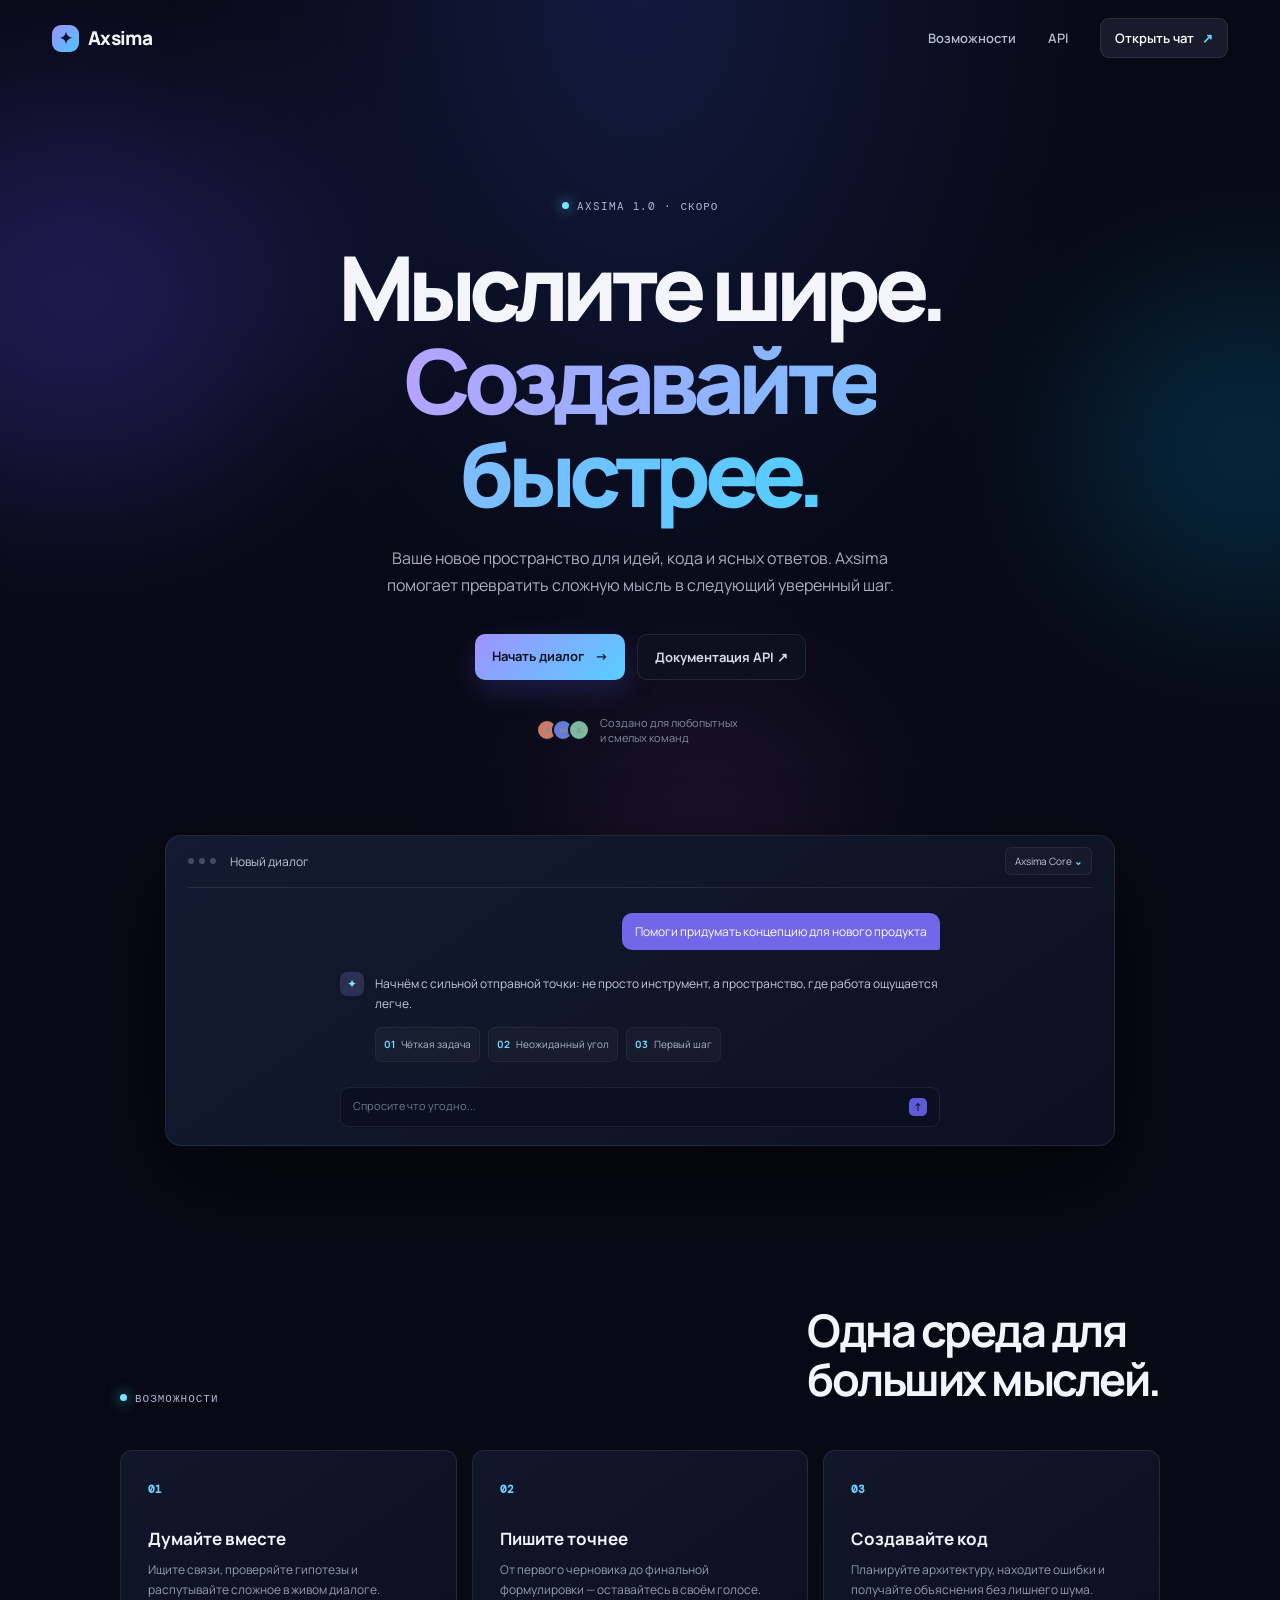
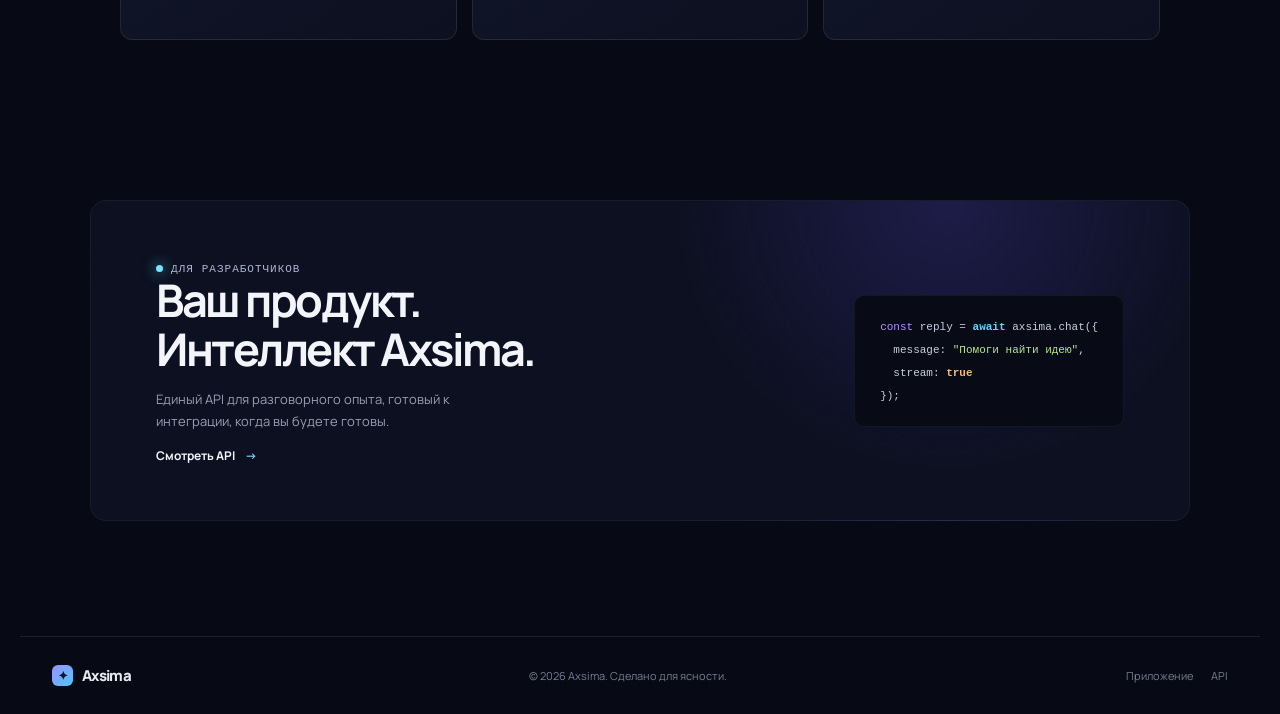
<file: index.html>
<!doctype html>
<html lang="ru">
<head>
  <meta charset="utf-8"><meta name="viewport" content="width=device-width,initial-scale=1">
  <title>Axsima — интеллект в диалоге</title>
  <link rel="preconnect" href="https://fonts.googleapis.com"><link rel="preconnect" href="https://fonts.gstatic.com" crossorigin>
  <link href="https://fonts.googleapis.com/css2?family=DM+Mono:wght@400;500&family=Manrope:wght@400;500;600;700;800&display=swap" rel="stylesheet">
  <link rel="stylesheet" href="css/style.css"><link rel="stylesheet" href="css/animations.css"><link rel="stylesheet" href="css/responsive.css">
</head>
<body class="landing">
  <div class="aurora"><i></i><i></i><i></i></div>
  <header class="site-header"><a class="brand" href="index.html"><b>✦</b>Axsima</a><nav><a href="#capabilities">Возможности</a><a href="#api">API</a><a href="chat.html" class="header-cta">Открыть чат <span>↗</span></a></nav></header>
  <main>
    <section class="hero-section">
      <div class="eyebrow"><span></span> Axsima 1.0 · скоро</div>
      <h1>Мыслите шире.<br><em>Создавайте быстрее.</em></h1>
      <p>Ваше новое пространство для идей, кода и ясных ответов. Axsima помогает превратить сложную мысль в следующий уверенный шаг.</p>
      <div class="hero-actions"><a class="button primary" href="chat.html">Начать диалог <span>→</span></a><a class="button quiet" href="#api">Документация API <span>↗</span></a></div>
      <div class="hero-proof"><div class="avatars"><b>А</b><b>М</b><b>К</b></div><span>Создано для любопытных<br>и смелых команд</span></div>
    </section>
    <section class="demo-shell" aria-label="Демонстрация чата">
      <div class="demo-top"><div class="window-dots"><i></i><i></i><i></i></div><span>Новый диалог</span><span class="demo-model">Axsima Core <b>⌄</b></span></div>
      <div class="demo-messages"><div class="demo-user">Помоги придумать концепцию для нового продукта</div><div class="demo-ai"><div class="demo-symbol">✦</div><div><p>Начнём с сильной отправной точки: не просто инструмент, а пространство, где работа ощущается легче.</p><div class="demo-ideas"><span><b>01</b> Чёткая задача</span><span><b>02</b> Неожиданный угол</span><span><b>03</b> Первый шаг</span></div></div></div></div>
      <div class="demo-input"><span>Спросите что угодно...</span><b>↑</b></div>
    </section>
    <section id="capabilities" class="features"><div class="section-intro"><span class="eyebrow"><span></span> Возможности</span><h2>Одна среда для<br>больших мыслей.</h2></div><div class="feature-grid"><article><b>01</b><h3>Думайте вместе</h3><p>Ищите связи, проверяйте гипотезы и распутывайте сложное в живом диалоге.</p></article><article><b>02</b><h3>Пишите точнее</h3><p>От первого черновика до финальной формулировки — оставайтесь в своём голосе.</p></article><article><b>03</b><h3>Создавайте код</h3><p>Планируйте архитектуру, находите ошибки и получайте объяснения без лишнего шума.</p></article></div></section>
    <section id="api" class="api-banner"><div><span class="eyebrow"><span></span> Для разработчиков</span><h2>Ваш продукт.<br>Интеллект Axsima.</h2><p>Единый API для разговорного опыта, готовый к интеграции, когда вы будете готовы.</p><a class="text-link" href="chat.html">Смотреть API <span>→</span></a></div><pre><code><i>const</i> reply = <b>await</b> axsima.chat({<br>  message: <em>"Помоги найти идею"</em>,<br>  stream: <strong>true</strong><br>});</code></pre></section>
  </main>
  <footer><a class="brand" href="index.html"><b>✦</b>Axsima</a><span>© 2026 Axsima. Сделано для ясности.</span><div><a href="chat.html">Приложение</a><a href="#api">API</a></div></footer>
  <script src="js/navbar.js"></script><script src="js/typing.js"></script>
</body></html>
</file>
<file: css/style.css>
:root{--bg:#070914;--panel:#111629;--line:#ffffff17;--muted:#9299ad;--text:#f4f5fb;--font:'Manrope',Arial,sans-serif;--mono:'DM Mono',monospace}*{box-sizing:border-box}html{scroll-behavior:smooth}body{margin:0;background:var(--bg);color:var(--text);font-family:var(--font);font-size:14px}a{color:inherit;text-decoration:none}button,input,textarea{font:inherit}.brand{display:inline-flex;align-items:center;gap:9px;font-size:19px;font-weight:800;letter-spacing:-.7px}.brand b,.assistant-avatar{display:grid;place-items:center;width:27px;height:27px;border-radius:9px;background:linear-gradient(135deg,#9d8fff,#4ac9ff);color:#11152a;font-size:16px}.aurora{position:absolute;inset:0;overflow:hidden;pointer-events:none;z-index:-1;background:radial-gradient(ellipse at 50% 0%,#12193e 0%,transparent 52%)}.aurora i{position:absolute;border-radius:50%;filter:blur(100px);opacity:.3}.aurora i:nth-child(1){width:36vw;height:30vw;background:#5146db;left:-12vw;top:8vw}.aurora i:nth-child(2){width:25vw;height:22vw;background:#008bc2;right:-10vw;top:24vw}.aurora i:nth-child(3){width:22vw;height:20vw;background:#ad52d6;left:44%;top:54vw;opacity:.16}.site-header{height:76px;max-width:1240px;padding:0 32px;margin:auto;display:flex;align-items:center;justify-content:space-between}.site-header nav{display:flex;align-items:center;gap:32px;color:#b7bdd0;font-size:13px;font-weight:600}.site-header nav a:not(.header-cta):hover{color:#fff}.header-cta{border:1px solid var(--line);background:#171b2b;color:#fff;padding:10px 14px;border-radius:9px}.header-cta span{color:#6ed5ff;margin-left:5px}.hero-section{padding:118px 30px 90px;text-align:center;max-width:900px;margin:auto}.eyebrow{font-family:var(--mono);font-size:11px;letter-spacing:.09em;text-transform:uppercase;color:#adb6d7;display:inline-flex;gap:8px;align-items:center}.eyebrow>span{width:7px;height:7px;border-radius:50%;background:#76e4ff;box-shadow:0 0 14px #61d5ff}.hero-section h1{font-size:clamp(48px,7vw,90px);line-height:1.04;letter-spacing:-.075em;margin:27px 0 25px;font-weight:800}.hero-section h1 em{font-style:normal;background:linear-gradient(90deg,#b3a4ff,#54ceff);background-clip:text;-webkit-background-clip:text;color:transparent}.hero-section>p{max-width:555px;margin:auto;color:#a7aec1;line-height:1.7;font-size:16px}.hero-actions{display:flex;justify-content:center;gap:12px;margin:35px 0}.button{border-radius:10px;padding:13px 17px;font-weight:700;font-size:13px}.button.primary{color:#101526;background:linear-gradient(135deg,#a092ff,#56ceff);box-shadow:0 10px 30px #5c52dd44}.button.primary span,.text-link span{padding-left:8px}.button.quiet{border:1px solid var(--line);color:#d7daea;background:#10142499}.hero-proof{display:flex;justify-content:center;align-items:center;gap:10px;color:#858ca2;font-size:11px;text-align:left}.avatars{display:flex}.avatars b{display:grid;place-items:center;width:22px;height:22px;border:2px solid #0c1020;border-radius:50%;margin-left:-6px;font-size:8px;background:#cc7b65}.avatars b:nth-child(2){background:#657bd7}.avatars b:nth-child(3){background:#7cb99d}.demo-shell{max-width:950px;margin:0 auto 160px;border:1px solid #ffffff14;border-radius:16px;background:linear-gradient(145deg,#141a31,#0c1020);box-shadow:0 35px 90px #0007;overflow:hidden;padding:0 22px 18px}.demo-top{height:52px;border-bottom:1px solid var(--line);display:flex;align-items:center;gap:14px;color:#c0c5d6;font-size:12px}.window-dots{display:flex;gap:5px}.window-dots i{width:6px;height:6px;border-radius:50%;background:#444c65}.demo-model{margin-left:auto;border:1px solid #ffffff12;background:#ffffff08;border-radius:6px;padding:6px 9px;font-size:10px}.demo-model b{color:#7cd7ff}.demo-messages{max-width:600px;margin:25px auto}.demo-user{margin:0 0 22px auto;background:#7266e9;color:#fff;width:max-content;padding:10px 13px;border-radius:10px 10px 2px 10px;font-size:12px}.demo-ai{display:flex;gap:11px;color:#c4cadb;font-size:12px;line-height:1.65}.demo-symbol{display:grid;place-items:center;flex:none;width:24px;height:24px;border-radius:7px;background:#2b3150;color:#8edcff}.demo-ai p{margin:2px 0 14px}.demo-ideas{display:flex;gap:8px}.demo-ideas span{background:#ffffff08;border:1px solid #ffffff0d;padding:8px;border-radius:7px;font-size:10px;color:#aeb6ce}.demo-ideas b{color:#70d9ff;margin-right:4px}.demo-input{max-width:600px;margin:auto;border:1px solid #ffffff13;background:#0b1021;border-radius:9px;padding:10px 12px;color:#6f7891;font-size:11px;display:flex;justify-content:space-between}.demo-input b{display:grid;place-items:center;width:18px;height:18px;border-radius:5px;background:#5f5ad7;color:#11142a}.features{max-width:1100px;padding:0 30px 160px;margin:auto}.section-intro{display:flex;align-items:end;justify-content:space-between;margin-bottom:45px}.section-intro h2,.api-banner h2{font-size:45px;line-height:1.1;letter-spacing:-.055em;margin:0}.feature-grid{display:grid;grid-template-columns:repeat(3,1fr);gap:15px}.feature-grid article{border:1px solid var(--line);border-radius:12px;padding:27px;background:linear-gradient(145deg,#11162a,#0c1020);min-height:190px;transition:.25s}.feature-grid article:hover{border-color:#8880ff77;transform:translateY(-4px)}.feature-grid article>b{font-family:var(--mono);color:#6bd6ff;font-size:11px}.feature-grid h3{font-size:17px;margin:30px 0 10px}.feature-grid p{color:#959db1;font-size:12px;line-height:1.7;margin:0}.api-banner{max-width:1100px;margin:0 auto 115px;padding:56px 65px;display:flex;justify-content:space-between;gap:40px;border:1px solid #ffffff0d;border-radius:16px;background:radial-gradient(circle at 78% 0%,#40359a55,transparent 30%),#0c1020}.api-banner p{color:#999fb3;max-width:360px;line-height:1.7;font-size:13px}.text-link{font-size:12px;font-weight:700}.text-link span{color:#75d8ff}.api-banner pre{align-self:center;margin:0;padding:19px 25px;border:1px solid #ffffff0c;border-radius:10px;background:#080b16;color:#c8cee0;font:11px/2 var(--mono);white-space:pre-wrap}.api-banner pre i{color:#b395ff;font-style:normal}.api-banner pre b{color:#63d8ff}.api-banner pre em{color:#b9e58c;font-style:normal}.api-banner pre strong{color:#f2b87d}footer{max-width:1240px;border-top:1px solid var(--line);padding:28px 32px;margin:auto;color:#777f94;display:flex;justify-content:space-between;align-items:center;font-size:11px}footer .brand{color:#e8eaf2;font-size:15px}footer .brand b{width:21px;height:21px;font-size:12px;border-radius:6px}footer div{display:flex;gap:18px}
</file>
<file: css/animations.css>
@keyframes enter{from{opacity:0;transform:translateY(14px)}to{opacity:1;transform:none}}.hero-section,.demo-shell,.features,.api-banner{animation:enter .7s both}.demo-shell{animation-delay:.12s}.features{animation-delay:.18s}.api-banner{animation-delay:.24s}.button,.feature-grid article{transition:transform .2s,border-color .2s}.button:hover{transform:translateY(-2px)}
</file>
<file: css/responsive.css>
@media(max-width:700px){.site-header{padding:0 18px}.site-header nav>a:not(.header-cta){display:none}.hero-section{padding:85px 22px 65px}.demo-shell{margin:0 18px 90px}.demo-ideas{flex-wrap:wrap}.features{padding:0 22px 85px}.section-intro{display:block}.section-intro h2{font-size:34px;margin-top:18px}.feature-grid{grid-template-columns:1fr}.api-banner{margin:0 18px 70px;padding:30px;display:block}.api-banner h2{font-size:33px}.api-banner pre{margin-top:25px}.sidebar{position:fixed;z-index:5;left:-280px;height:100%;transition:left .25s}.sidebar.open{left:0;box-shadow:20px 0 40px #0008}.mobile-menu{display:block}.app-header{padding:0 14px}.app-header>div:first-of-type{flex:1}.app-header strong{font-size:11px}.chat-content{width:calc(100% - 28px);padding-top:55px}.intro-message h1{font-size:23px}.suggestion-grid{margin-left:0;grid-template-columns:1fr}.composer-wrap{padding:30px 12px 12px}.settings-side{display:none}.settings-main{padding:30px 22px}footer{margin:0 18px;padding:24px 0;gap:15px;flex-wrap:wrap}footer span{order:3;width:100%}}
</file>
